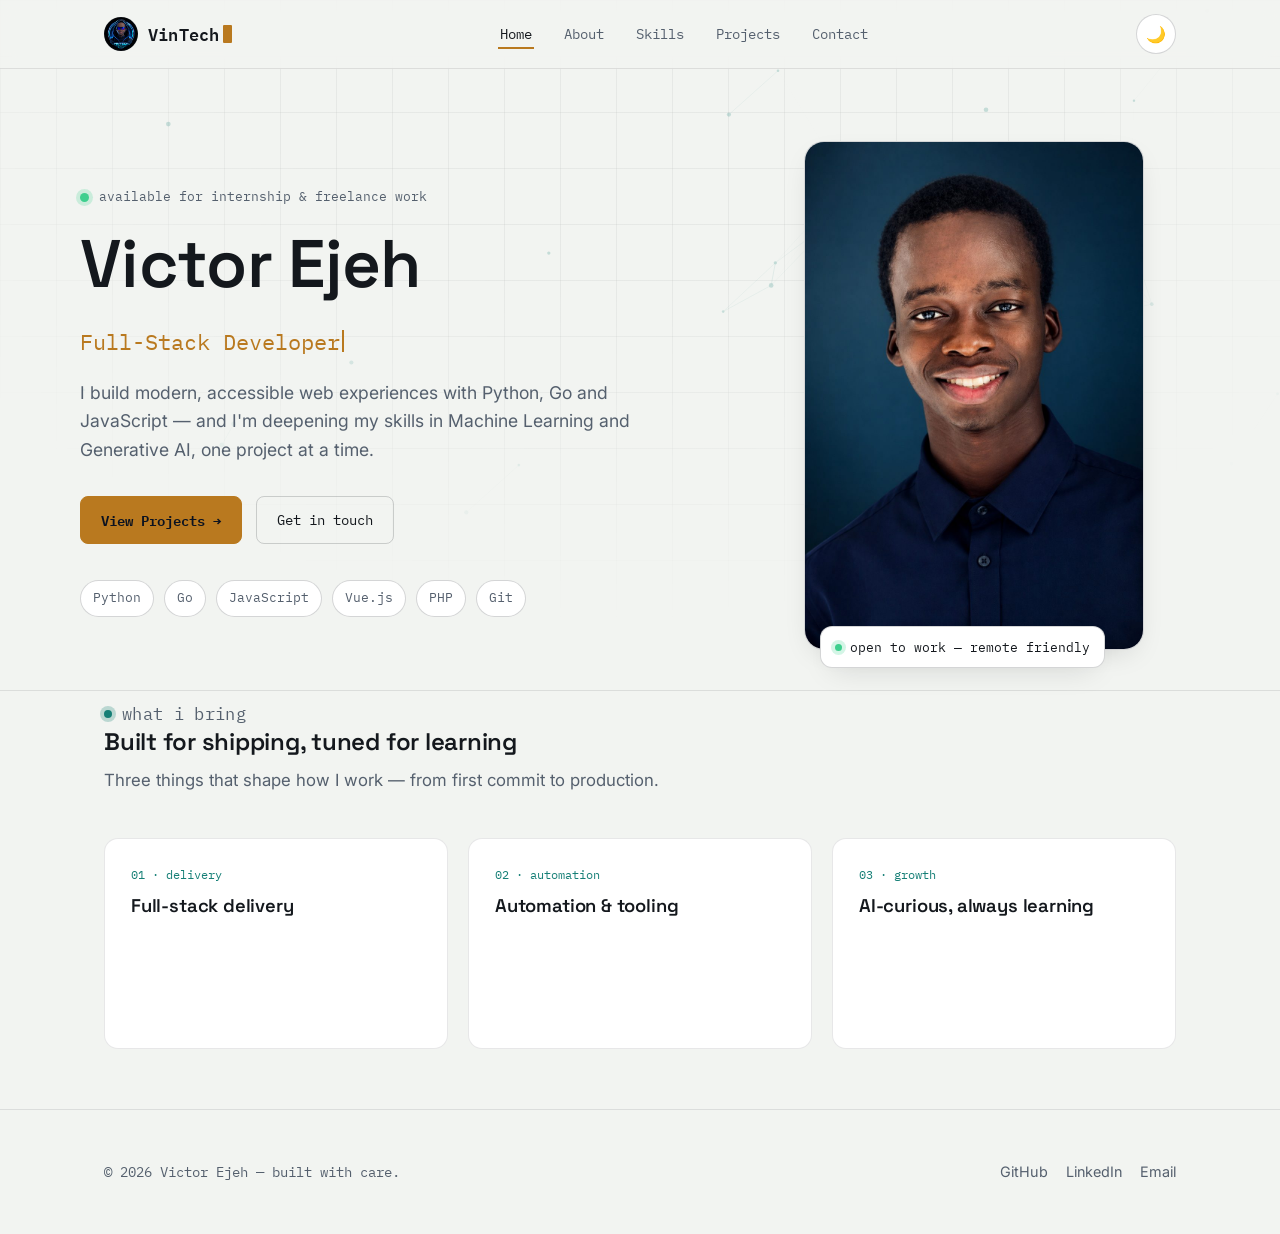
<file: index.html>
<!DOCTYPE html>
<html lang="en">
<head>
<meta charset="UTF-8" />
<meta name="viewport" content="width=device-width, initial-scale=1.0" />
<title>Victor Ejeh | Software Engineer</title>
<meta name="description" content="Victor Ejeh — Software engineer building with Python, Go and JavaScript, with a growing focus on AI. Portfolio of projects, skills and contact." />
<meta property="og:title" content="Victor Ejeh | Software Engineer" />
<meta property="og:description" content="Software engineer building with Python, Go and JavaScript, with a growing focus on AI." />
<meta property="og:type" content="website" />
<link rel="preconnect" href="https://fonts.googleapis.com" />
<link rel="icon" href="favicon.ico" sizes="any" />
<link rel="icon" type="image/png" href="images/favicon-32.png" sizes="32x32" />
<link rel="apple-touch-icon" href="images/apple-touch-icon.png" />
<link rel="stylesheet" href="styles.css" />
<script>
  (function(){ try {
    var t = localStorage.getItem('ve-theme');
    if(t){ document.documentElement.setAttribute('data-theme', t); }
  } catch(e){} })();
</script>
</head>
<body>
<a class="skip-link" href="#main">Skip to content</a>
<div class="bg-grid" aria-hidden="true"></div>
<canvas id="bg-canvas" aria-hidden="true"></canvas>

<header class="site-nav">
  <div class="container">
    <a class="logo" href="index.html"><img src="images/vintech-logo-mark.png" alt="" class="logo-mark" width="34" height="34" /><span class="logo-text">VinTech<span class="cursor" aria-hidden="true"></span></span></a>
    <button class="nav-toggle" data-nav-toggle aria-label="Toggle menu" aria-expanded="false">☰</button>
    <ul class="nav-links" data-nav-links>
      <li><a href="index.html">Home</a></li>
      <li><a href="about.html">About</a></li>
      <li><a href="skills.html">Skills</a></li>
      <li><a href="projects.html">Projects</a></li>
      <li><a href="contact.html">Contact</a></li>
    </ul>
    <div class="nav-right">
      <button class="theme-toggle" data-theme-toggle aria-label="Toggle theme">🌙</button>
    </div>
  </div>
</header>

<main id="main">
  <section class="hero container">
    <div class="reveal is-visible">
      <p class="hero-eyebrow"><span class="status-dot" aria-hidden="true"></span> available for internship &amp; freelance work</p>
      <h1>Victor Ejeh</h1>
      <p class="role-line mono" data-typewriter data-roles='["Full-Stack Developer","Python &amp; AI Enthusiast","Problem Solver","Continuous Learner"]'>Full-Stack Developer</p>
      <p class="lede">I build modern, accessible web experiences with Python, Go and JavaScript — and I'm deepening my skills in Machine Learning and Generative AI, one project at a time.</p>
      <div class="hero-ctas">
        <a class="btn btn-primary" href="projects.html">View Projects <span class="btn-arrow" aria-hidden="true">→</span></a>
        <a class="btn btn-ghost" href="contact.html">Get in touch</a>
      </div>
      <div class="stack-row" aria-label="Technologies">
        <span class="chip">Python</span>
        <span class="chip">Go</span>
        <span class="chip">JavaScript</span>
        <span class="chip">Vue.js</span>
        <span class="chip">PHP</span>
        <span class="chip">Git</span>
      </div>
    </div>

    <div class="hero-art reveal is-visible">
      <div class="frame">
        <img src="images/victor.jpg" alt="Portrait of Victor Ejeh" />
      </div>
      <div class="badge"><span class="status-dot" aria-hidden="true"></span> open to work — remote friendly</div>
    </div>
  </section>

  <hr class="divider" />

  <section class="container">
    <div class="section-head reveal">
      <p class="eyebrow">what i bring</p>
      <h2>Built for shipping, tuned for learning</h2>
      <p>Three things that shape how I work — from first commit to production.</p>
    </div>
    <div class="card-grid reveal-stagger">
      <div class="card reveal" style="--i:0">
        <span class="tag mono">01 · delivery</span>
        <h3>Full-stack delivery</h3>
        <p>From database schema to responsive UI — I ship complete features, not just components, using PHP, JavaScript and SQL.</p>
      </div>
      <div class="card reveal" style="--i:1">
        <span class="tag mono">02 · automation</span>
        <h3>Automation &amp; tooling</h3>
        <p>I like building small tools that remove repetitive work — from CLI programs in Go to a bulk-messaging automation app in Python.</p>
      </div>
      <div class="card reveal" style="--i:2">
        <span class="tag mono">03 · growth</span>
        <h3>AI-curious, always learning</h3>
        <p>Currently deepening my Python and Machine Learning fundamentals, with a focus on practical, Generative-AI-powered products.</p>
      </div>
    </div>
  </section>
</main>

<footer class="site-footer">
  <div class="container footer-row">
    <p class="footer-note">© 2026 Victor Ejeh — built with care.</p>
    <div class="footer-links">
      <a href="https://github.com/Vict1111-code" target="_blank" rel="noopener">GitHub</a>
      <a href="https://www.linkedin.com/in/victor-ejeh-155392334" target="_blank" rel="noopener">LinkedIn</a>
      <a href="mailto:v68410811@gmail.com">Email</a>
    </div>
  </div>
</footer>

<script src="script.js"></script>
<script src="motion.js"></script>
</body>
</html>
</file>
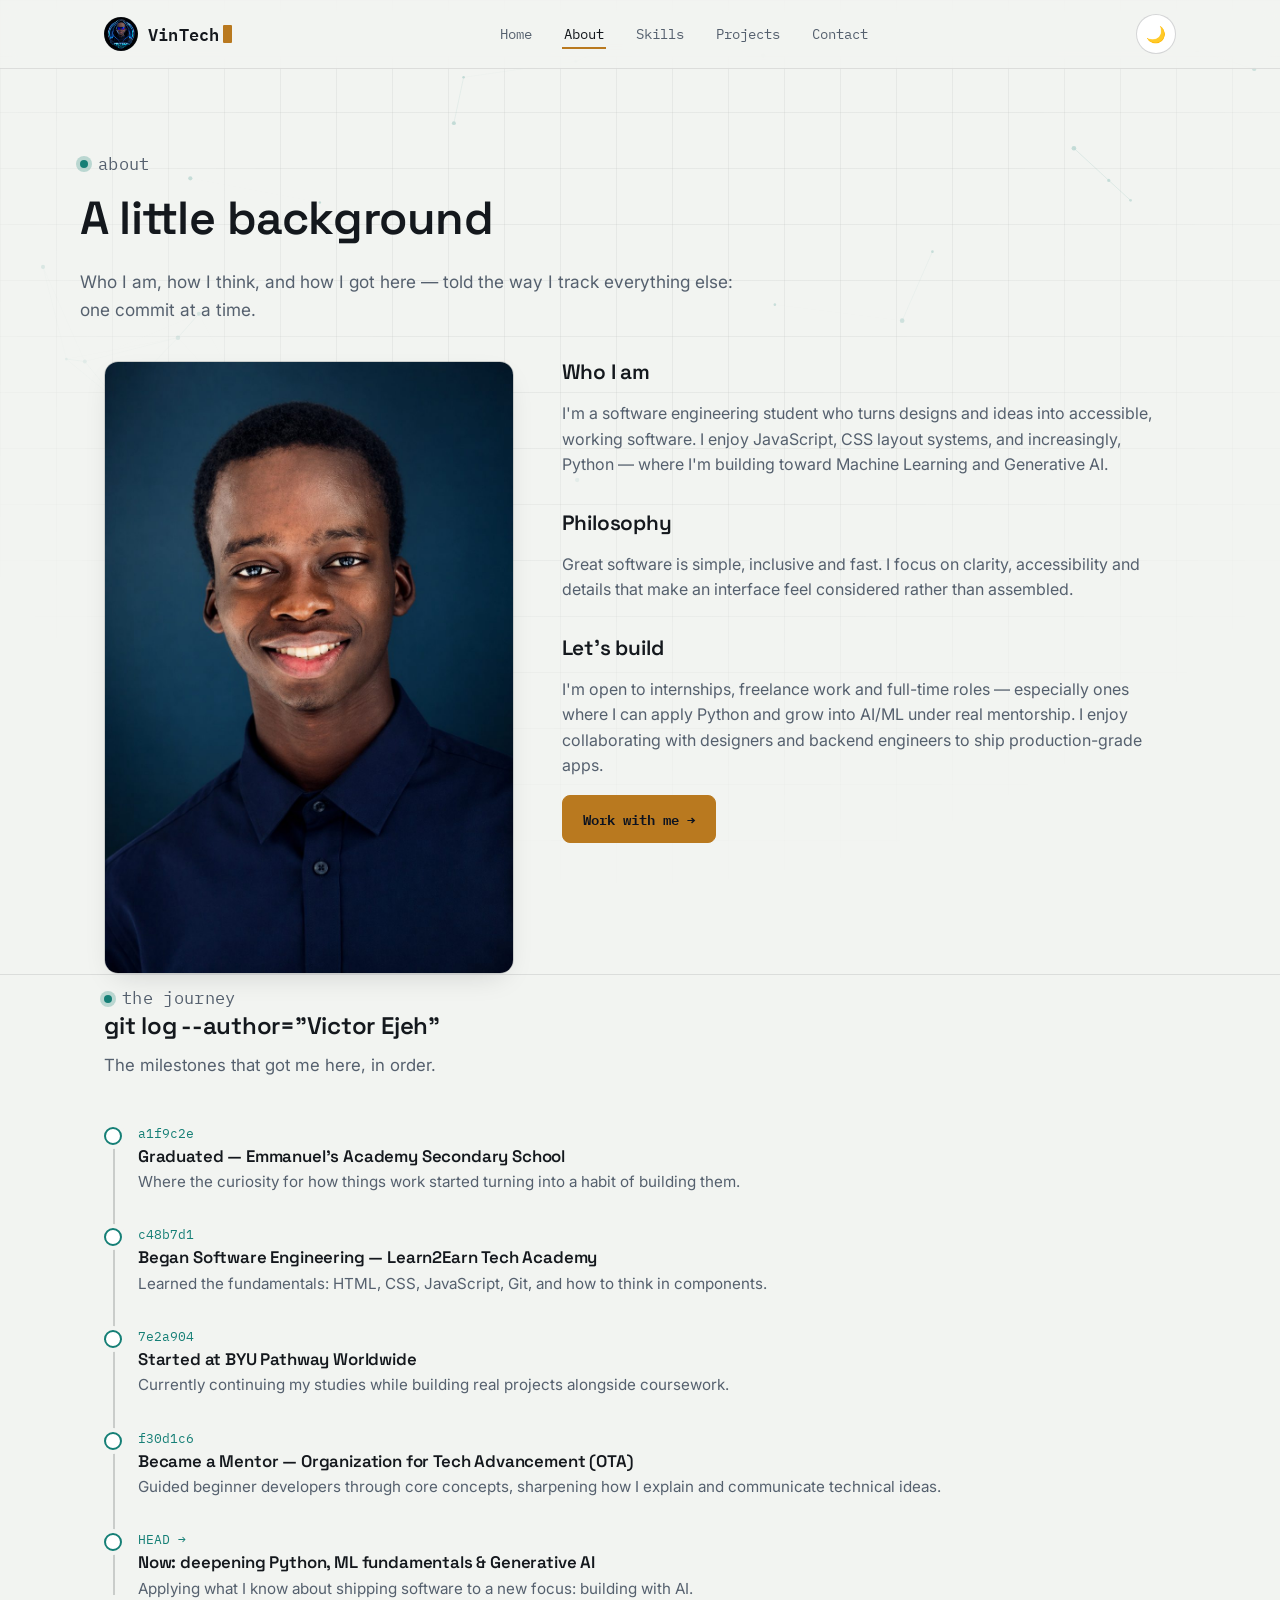
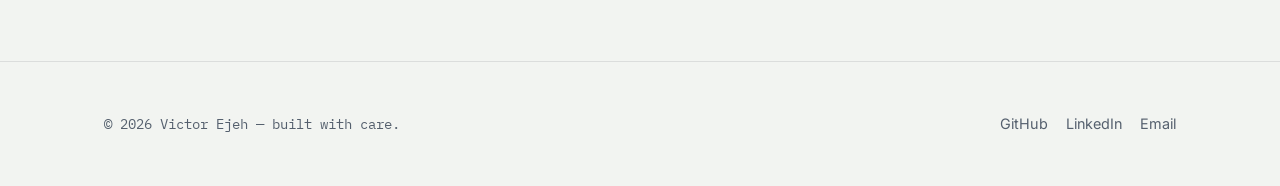
<file: about.html>
<!DOCTYPE html>
<html lang="en">
<head>
<meta charset="UTF-8" />
<meta name="viewport" content="width=device-width, initial-scale=1.0" />
<title>About — Victor Ejeh</title>
<meta name="description" content="A little background on Victor Ejeh — software engineer, mentor, and lifelong learner." />
<link rel="preconnect" href="https://fonts.googleapis.com" />
<link rel="icon" href="favicon.ico" sizes="any" />
<link rel="icon" type="image/png" href="images/favicon-32.png" sizes="32x32" />
<link rel="apple-touch-icon" href="images/apple-touch-icon.png" />
<link rel="stylesheet" href="styles.css" />
<script>
  (function(){ try {
    var t = localStorage.getItem('ve-theme');
    if(t){ document.documentElement.setAttribute('data-theme', t); }
  } catch(e){} })();
</script>
</head>
<body>
<a class="skip-link" href="#main">Skip to content</a>
<div class="bg-grid" aria-hidden="true"></div>
<canvas id="bg-canvas" aria-hidden="true"></canvas>

<header class="site-nav">
  <div class="container">
    <a class="logo" href="index.html"><img src="images/vintech-logo-mark.png" alt="" class="logo-mark" width="34" height="34" /><span class="logo-text">VinTech<span class="cursor" aria-hidden="true"></span></span></a>
    <button class="nav-toggle" data-nav-toggle aria-label="Toggle menu" aria-expanded="false">☰</button>
    <ul class="nav-links" data-nav-links>
      <li><a href="index.html">Home</a></li>
      <li><a href="about.html">About</a></li>
      <li><a href="skills.html">Skills</a></li>
      <li><a href="projects.html">Projects</a></li>
      <li><a href="contact.html">Contact</a></li>
    </ul>
    <div class="nav-right">
      <button class="theme-toggle" data-theme-toggle aria-label="Toggle theme">🌙</button>
    </div>
  </div>
</header>

<main id="main">
  <section class="page-head container reveal is-visible">
    <p class="eyebrow">about</p>
    <h1>A little background</h1>
    <p>Who I am, how I think, and how I got here — told the way I track everything else: one commit at a time.</p>
  </section>

  <section class="container">
    <div class="about-grid">
      <div class="reveal">
        <div class="about-portrait">
          <img src="images/victor.jpg" alt="Portrait of Victor Ejeh" />
        </div>
      </div>

      <div>
        <div class="about-block reveal">
          <h2>Who I am</h2>
          <p>I'm a software engineering student who turns designs and ideas into accessible, working software. I enjoy JavaScript, CSS layout systems, and increasingly, Python — where I'm building toward Machine Learning and Generative AI.</p>
        </div>
        <div class="about-block reveal">
          <h2>Philosophy</h2>
          <p>Great software is simple, inclusive and fast. I focus on clarity, accessibility and details that make an interface feel considered rather than assembled.</p>
        </div>
        <div class="about-block reveal">
          <h2>Let's build</h2>
          <p>I'm open to internships, freelance work and full-time roles — especially ones where I can apply Python and grow into AI/ML under real mentorship. I enjoy collaborating with designers and backend engineers to ship production-grade apps.</p>
          <a class="btn btn-primary" href="contact.html">Work with me <span class="btn-arrow" aria-hidden="true">→</span></a>
        </div>
      </div>
    </div>
  </section>

  <hr class="divider" />

  <section class="container">
    <div class="section-head reveal">
      <p class="eyebrow">the journey</p>
      <h2>git log --author="Victor Ejeh"</h2>
      <p>The milestones that got me here, in order.</p>
    </div>

    <div class="timeline reveal" data-timeline>
      <div class="commit" style="--i:0">
        <span class="commit-hash mono">a1f9c2e</span>
        <h3>Graduated — Emmanuel's Academy Secondary School</h3>
        <p>Where the curiosity for how things work started turning into a habit of building them.</p>
      </div>
      <div class="commit" style="--i:1">
        <span class="commit-hash mono">c48b7d1</span>
        <h3>Began Software Engineering — Learn2Earn Tech Academy</h3>
        <p>Learned the fundamentals: HTML, CSS, JavaScript, Git, and how to think in components.</p>
      </div>
      <div class="commit" style="--i:2">
        <span class="commit-hash mono">7e2a904</span>
        <h3>Started at BYU Pathway Worldwide</h3>
        <p>Currently continuing my studies while building real projects alongside coursework.</p>
      </div>
      <div class="commit" style="--i:3">
        <span class="commit-hash mono">f30d1c6</span>
        <h3>Became a Mentor — Organization for Tech Advancement (OTA)</h3>
        <p>Guided beginner developers through core concepts, sharpening how I explain and communicate technical ideas.</p>
      </div>
      <div class="commit" style="--i:4">
        <span class="commit-hash mono">HEAD →</span>
        <h3>Now: deepening Python, ML fundamentals &amp; Generative AI</h3>
        <p>Applying what I know about shipping software to a new focus: building with AI.</p>
      </div>
    </div>
  </section>
</main>

<footer class="site-footer">
  <div class="container footer-row">
    <p class="footer-note">© 2026 Victor Ejeh — built with care.</p>
    <div class="footer-links">
      <a href="https://github.com/Vict1111-code" target="_blank" rel="noopener">GitHub</a>
      <a href="https://www.linkedin.com/in/victor-ejeh-155392334" target="_blank" rel="noopener">LinkedIn</a>
      <a href="mailto:v68410811@gmail.com">Email</a>
    </div>
  </div>
</footer>

<script src="script.js"></script>
<script src="motion.js"></script>
</body>
</html>
</file>
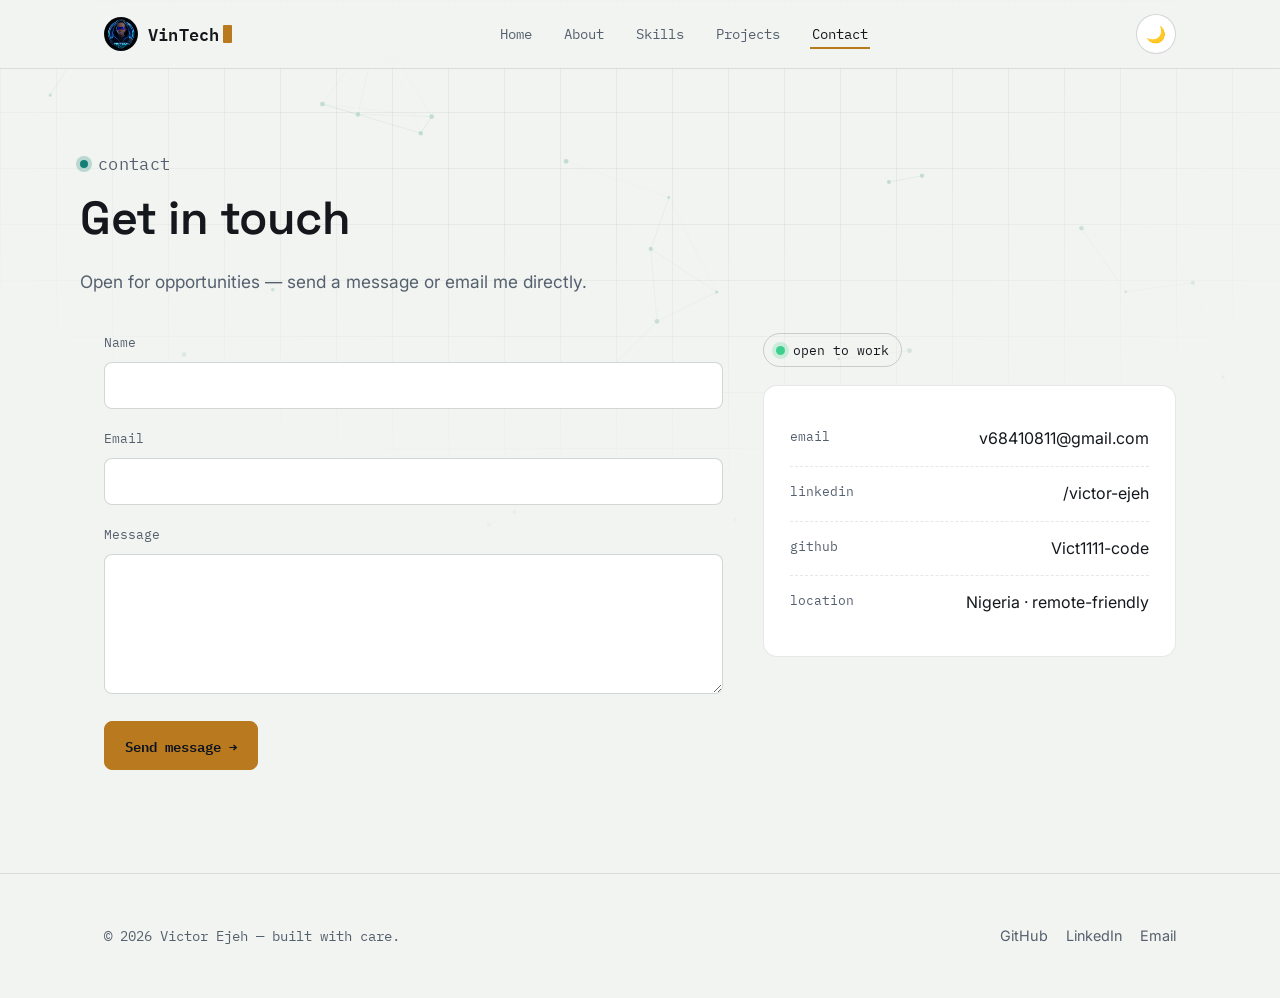
<file: contact.html>
<!DOCTYPE html>
<html lang="en">
<head>
<meta charset="UTF-8" />
<meta name="viewport" content="width=device-width, initial-scale=1.0" />
<title>Contact — Victor Ejeh</title>
<meta name="description" content="Get in touch with Victor Ejeh — open for internships, freelance work and full-time roles." />
<link rel="preconnect" href="https://fonts.googleapis.com" />
<link rel="icon" href="favicon.ico" sizes="any" />
<link rel="icon" type="image/png" href="images/favicon-32.png" sizes="32x32" />
<link rel="apple-touch-icon" href="images/apple-touch-icon.png" />
<link rel="stylesheet" href="styles.css" />
<script>
  (function(){ try {
    var t = localStorage.getItem('ve-theme');
    if(t){ document.documentElement.setAttribute('data-theme', t); }
  } catch(e){} })();
</script>
</head>
<body>
<a class="skip-link" href="#main">Skip to content</a>
<div class="bg-grid" aria-hidden="true"></div>
<canvas id="bg-canvas" aria-hidden="true"></canvas>

<header class="site-nav">
  <div class="container">
    <a class="logo" href="index.html"><img src="images/vintech-logo-mark.png" alt="" class="logo-mark" width="34" height="34" /><span class="logo-text">VinTech<span class="cursor" aria-hidden="true"></span></span></a>
    <button class="nav-toggle" data-nav-toggle aria-label="Toggle menu" aria-expanded="false">☰</button>
    <ul class="nav-links" data-nav-links>
      <li><a href="index.html">Home</a></li>
      <li><a href="about.html">About</a></li>
      <li><a href="skills.html">Skills</a></li>
      <li><a href="projects.html">Projects</a></li>
      <li><a href="contact.html">Contact</a></li>
    </ul>
    <div class="nav-right">
      <button class="theme-toggle" data-theme-toggle aria-label="Toggle theme">🌙</button>
    </div>
  </div>
</header>

<main id="main">
  <section class="page-head container reveal is-visible">
    <p class="eyebrow">contact</p>
    <h1>Get in touch</h1>
    <p>Open for opportunities — send a message or email me directly.</p>
  </section>

  <section class="container">
    <div class="contact-grid">
      <form class="reveal" data-contact-form novalidate>
        <div class="field">
          <label for="name">Name</label>
          <input id="name" name="name" type="text" autocomplete="name" required />
        </div>
        <div class="field">
          <label for="email">Email</label>
          <input id="email" name="email" type="email" autocomplete="email" required />
        </div>
        <div class="field">
          <label for="message">Message</label>
          <textarea id="message" name="message" required></textarea>
        </div>
        <button class="btn btn-primary" type="submit">Send message <span class="btn-arrow" aria-hidden="true">→</span></button>
        <p class="form-status" data-form-status role="status"></p>
      </form>

      <aside class="reveal">
        <span class="availability"><span class="status-dot" aria-hidden="true"></span> open to work</span>
        <div class="contact-card">
          <div class="contact-row">
            <span class="k mono">email</span>
            <span class="v"><a href="mailto:v68410811@gmail.com">v68410811@gmail.com</a></span>
          </div>
          <div class="contact-row">
            <span class="k mono">linkedin</span>
            <span class="v"><a href="https://www.linkedin.com/in/victor-ejeh-155392334" target="_blank" rel="noopener">/victor-ejeh</a></span>
          </div>
          <div class="contact-row">
            <span class="k mono">github</span>
            <span class="v"><a href="https://github.com/Vict1111-code" target="_blank" rel="noopener">Vict1111-code</a></span>
          </div>
          <div class="contact-row">
            <span class="k mono">location</span>
            <span class="v">Nigeria · remote-friendly</span>
          </div>
        </div>
      </aside>
    </div>
  </section>
</main>

<footer class="site-footer">
  <div class="container footer-row">
    <p class="footer-note">© 2026 Victor Ejeh — built with care.</p>
    <div class="footer-links">
      <a href="https://github.com/Vict1111-code" target="_blank" rel="noopener">GitHub</a>
      <a href="https://www.linkedin.com/in/victor-ejeh-155392334" target="_blank" rel="noopener">LinkedIn</a>
      <a href="mailto:v68410811@gmail.com">Email</a>
    </div>
  </div>
</footer>

<script src="script.js"></script>
<script src="motion.js"></script>
</body>
</html>
</file>
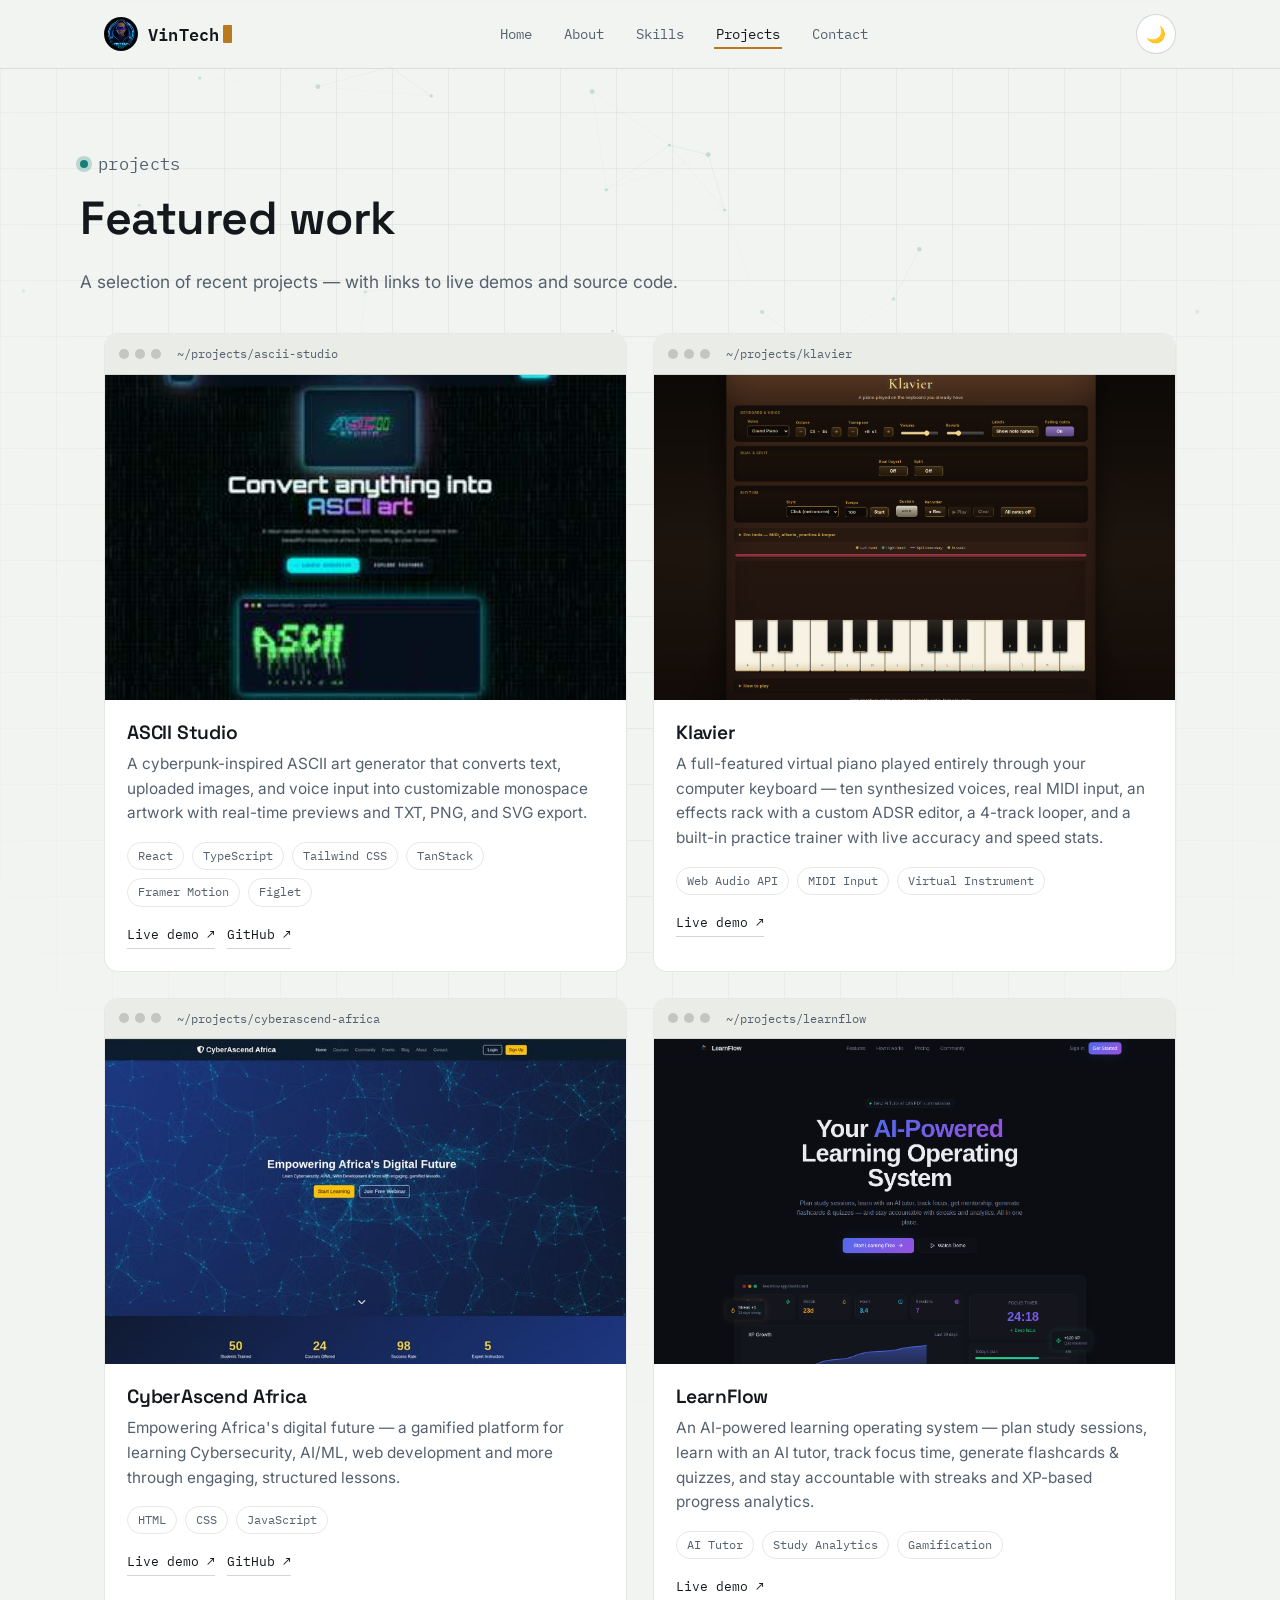
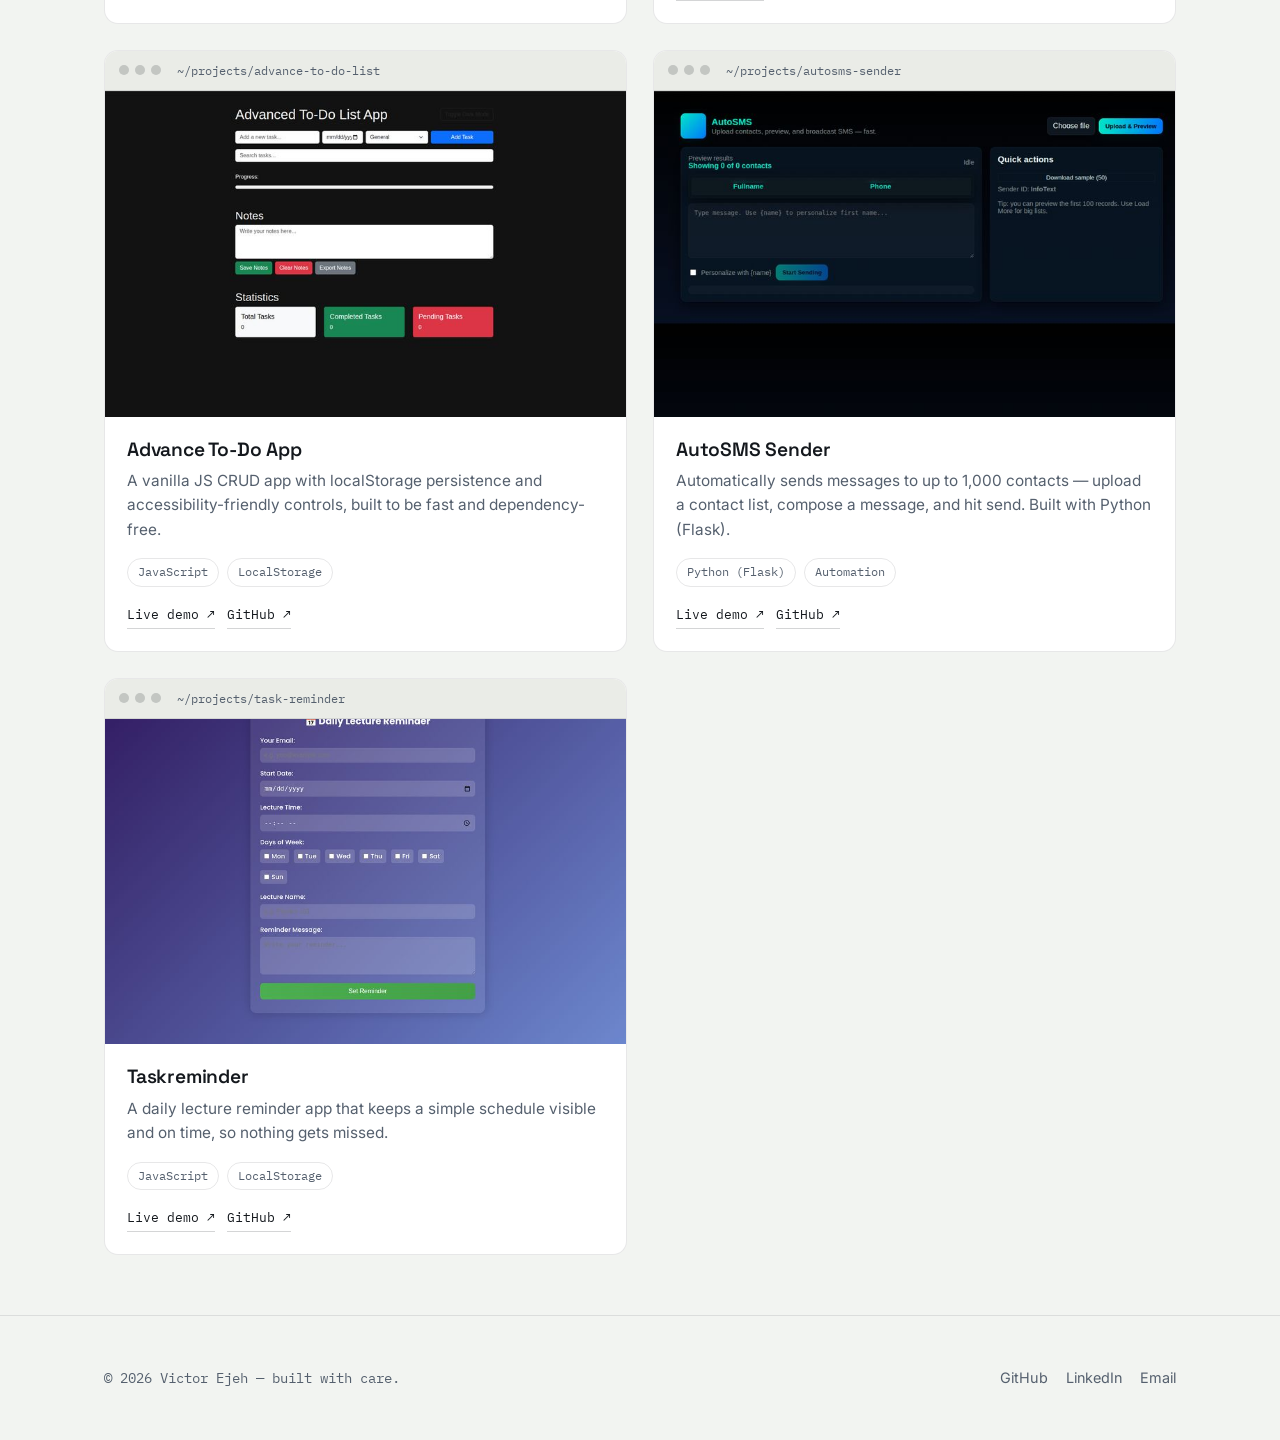
<file: projects.html>
<!DOCTYPE html>
<html lang="en">
<head>
<meta charset="UTF-8" />
<meta name="viewport" content="width=device-width, initial-scale=1.0" />
<title>Projects — Victor Ejeh</title>
<meta name="description" content="A selection of recent work by Victor Ejeh, with links to live demos and source code." />
<link rel="preconnect" href="https://fonts.googleapis.com" />
<link rel="icon" href="favicon.ico" sizes="any" />
<link rel="icon" type="image/png" href="images/favicon-32.png" sizes="32x32" />
<link rel="apple-touch-icon" href="images/apple-touch-icon.png" />
<link rel="stylesheet" href="styles.css" />
<script>
  (function(){ try {
    var t = localStorage.getItem('ve-theme');
    if(t){ document.documentElement.setAttribute('data-theme', t); }
  } catch(e){} })();
</script>
</head>
<body>
<a class="skip-link" href="#main">Skip to content</a>
<div class="bg-grid" aria-hidden="true"></div>
<canvas id="bg-canvas" aria-hidden="true"></canvas>

<header class="site-nav">
  <div class="container">
    <a class="logo" href="index.html"><img src="images/vintech-logo-mark.png" alt="" class="logo-mark" width="34" height="34" /><span class="logo-text">VinTech<span class="cursor" aria-hidden="true"></span></span></a>
    <button class="nav-toggle" data-nav-toggle aria-label="Toggle menu" aria-expanded="false">☰</button>
    <ul class="nav-links" data-nav-links>
      <li><a href="index.html">Home</a></li>
      <li><a href="about.html">About</a></li>
      <li><a href="skills.html">Skills</a></li>
      <li><a href="projects.html">Projects</a></li>
      <li><a href="contact.html">Contact</a></li>
    </ul>
    <div class="nav-right">
      <button class="theme-toggle" data-theme-toggle aria-label="Toggle theme">🌙</button>
    </div>
  </div>
</header>

<main id="main">
  <section class="page-head container reveal is-visible">
    <p class="eyebrow">projects</p>
    <h1>Featured work</h1>
    <p>A selection of recent projects — with links to live demos and source code.</p>
  </section>

  <section class="container">
    <div class="project-grid">

      <article class="project-card reveal" data-project-url="https://ascii-forge-studio.lovable.app/" tabindex="0" role="link" aria-label="Open ascii studio live demo">
        <div class="window-bar">
          <span class="window-dots"><span></span><span></span><span></span></span>
          <span class="window-path">~/projects/ascii-studio</span>
        </div>
        <div class="project-media">
          <img src="images/ascii-studio.jpg" alt="ASCII Studio interactive ASCII art generator screenshot" loading="lazy" />
        </div>
        <div class="project-body">
          <h3>ASCII Studio</h3>
          <p>A cyberpunk-inspired ASCII art generator that converts text, uploaded images, and voice input into customizable monospace artwork with real-time previews and TXT, PNG, and SVG export.</p>
          <div class="project-tags">
            <span class="project-tag">React</span>
            <span class="project-tag">TypeScript</span>
            <span class="project-tag">Tailwind CSS</span>
            <span class="project-tag">TanStack</span>
            <span class="project-tag">Framer Motion</span>
            <span class="project-tag">Figlet</span>
          </div>
          <div class="project-links">
            <a href="https://ascii-forge-studio.lovable.app/" target="_blank" rel="noopener">Live demo ↗</a>
            <a href="https://github.com/Vict1111-code/ascii-forge-studio" target="_blank" rel="noopener">GitHub ↗</a>
          </div>
        </div>
      </article>

      <article class="project-card reveal" data-project-url="https://klavier-eight.vercel.app/" tabindex="0" role="link" aria-label="Open klavier live demo">
        <div class="window-bar">
          <span class="window-dots"><span></span><span></span><span></span></span>
          <span class="window-path">~/projects/klavier</span>
        </div>
        <div class="project-media">
          <img src="images/klavier.png" alt="Klavier keyboard screenshot" loading="lazy" />
        </div>
        <div class="project-body">
          <h3>Klavier</h3>
          <p>A full-featured virtual piano played entirely through your computer keyboard — ten synthesized voices, real MIDI input, an effects rack with a custom ADSR editor, a 4-track looper, and a built-in practice trainer with live accuracy and speed stats.</p>
          <div class="project-tags">
            <span class="project-tag">Web Audio API</span>
            <span class="project-tag">MIDI Input</span>
            <span class="project-tag">Virtual Instrument</span>
          </div>
          <div class="project-links">
            <a href="https://klavier-eight.vercel.app/" target="_blank" rel="noopener">Live demo ↗</a>
          </div>
        </div>
      </article>

      <article class="project-card reveal" data-project-url="https://cyberascend-africa.vercel.app/" tabindex="0" role="link" aria-label="Open cyberascend africa live demo">
        <div class="window-bar">
          <span class="window-dots"><span></span><span></span><span></span></span>
          <span class="window-path">~/projects/cyberascend-africa</span>
        </div>
        <div class="project-media">
          <img src="images/Cyberascend.jpg" alt="CyberAscend Africa screenshot" loading="lazy" />
        </div>
        <div class="project-body">
          <h3>CyberAscend Africa</h3>
          <p>Empowering Africa's digital future — a gamified platform for learning Cybersecurity, AI/ML, web development and more through engaging, structured lessons.</p>
          <div class="project-tags">
            <span class="project-tag">HTML</span>
            <span class="project-tag">CSS</span>
            <span class="project-tag">JavaScript</span>
          </div>
          <div class="project-links">
            <a href="https://cyberascend-africa.vercel.app/" target="_blank" rel="noopener">Live demo ↗</a>
            <a href="https://github.com/Vict1111-code/cyberascend-Africa" target="_blank" rel="noopener">GitHub ↗</a>
          </div>
        </div>
      </article>

      <article class="project-card reveal" data-project-url="https://getlearnflow.lovable.app/" tabindex="0" role="link" aria-label="Open learnflow live demo">
        <div class="window-bar">
          <span class="window-dots"><span></span><span></span><span></span></span>
          <span class="window-path">~/projects/learnflow</span>
        </div>
        <div class="project-media">
          <img src="images/lf.png" alt="LearnFlow dashboard screenshot" loading="lazy" />
        </div>
        <div class="project-body">
          <h3>LearnFlow</h3>
          <p>An AI-powered learning operating system — plan study sessions, learn with an AI tutor, track focus time, generate flashcards &amp; quizzes, and stay accountable with streaks and XP-based progress analytics.</p>
          <div class="project-tags">
            <span class="project-tag">AI Tutor</span>
            <span class="project-tag">Study Analytics</span>
            <span class="project-tag">Gamification</span>
          </div>
          <div class="project-links">
            <a href="https://getlearnflow.lovable.app/" target="_blank" rel="noopener">Live demo ↗</a>
          </div>
        </div>
      </article>

      <article class="project-card reveal" data-project-url="https://advance-to-do-list-zeta.vercel.app/" tabindex="0" role="link" aria-label="Open advance to do list live demo">
        <div class="window-bar">
          <span class="window-dots"><span></span><span></span><span></span></span>
          <span class="window-path">~/projects/advance-to-do-list</span>
        </div>
        <div class="project-media">
          <img src="images/AdvanceToDo.jpg" alt="Advance To-Do App screenshot" loading="lazy" />
        </div>
        <div class="project-body">
          <h3>Advance To-Do App</h3>
          <p>A vanilla JS CRUD app with localStorage persistence and accessibility-friendly controls, built to be fast and dependency-free.</p>
          <div class="project-tags">
            <span class="project-tag">JavaScript</span>
            <span class="project-tag">LocalStorage</span>
          </div>
          <div class="project-links">
            <a href="https://advance-to-do-list-zeta.vercel.app/" target="_blank" rel="noopener">Live demo ↗</a>
            <a href="https://github.com/Vict1111-code/Advance-to_do-list" target="_blank" rel="noopener">GitHub ↗</a>
          </div>
        </div>
      </article>

      <article class="project-card reveal" data-project-url="https://auto-sms-eight.vercel.app/" tabindex="0" role="link" aria-label="Open autosms sender live demo">
        <div class="window-bar">
          <span class="window-dots"><span></span><span></span><span></span></span>
          <span class="window-path">~/projects/autosms-sender</span>
        </div>
        <div class="project-media">
          <img src="images/autoSMS.jpg" alt="AutoSMS Sender screenshot" loading="lazy" />
        </div>
        <div class="project-body">
          <h3>AutoSMS Sender</h3>
          <p>Automatically sends messages to up to 1,000 contacts — upload a contact list, compose a message, and hit send. Built with Python (Flask).</p>
          <div class="project-tags">
            <span class="project-tag">Python (Flask)</span>
            <span class="project-tag">Automation</span>
          </div>
          <div class="project-links">
            <a href="https://auto-sms-eight.vercel.app/" target="_blank" rel="noopener">Live demo ↗</a>
            <a href="https://github.com/Vict1111-code/AutoSMS" target="_blank" rel="noopener">GitHub ↗</a>
          </div>
        </div>
      </article>

      <article class="project-card reveal" data-project-url="https://taskreminderi.vercel.app/" tabindex="0" role="link" aria-label="Open task reminder live demo">
        <div class="window-bar">
          <span class="window-dots"><span></span><span></span><span></span></span>
          <span class="window-path">~/projects/task-reminder</span>
        </div>
        <div class="project-media">
          <img src="images/tk.jpg" alt="Taskreminder screenshot" loading="lazy" />
        </div>
        <div class="project-body">
          <h3>Taskreminder</h3>
          <p>A daily lecture reminder app that keeps a simple schedule visible and on time, so nothing gets missed.</p>
          <div class="project-tags">
            <span class="project-tag">JavaScript</span>
            <span class="project-tag">LocalStorage</span>
          </div>
          <div class="project-links">
            <a href="https://taskreminderi.vercel.app/" target="_blank" rel="noopener">Live demo ↗</a>
            <a href="https://github.com/Vict1111-code/Task-reminder" target="_blank" rel="noopener">GitHub ↗</a>
          </div>
        </div>
      </article>

    </div>
  </section>
</main>

<footer class="site-footer">
  <div class="container footer-row">
    <p class="footer-note">© 2026 Victor Ejeh — built with care.</p>
    <div class="footer-links">
      <a href="https://github.com/Vict1111-code" target="_blank" rel="noopener">GitHub</a>
      <a href="https://www.linkedin.com/in/victor-ejeh-155392334" target="_blank" rel="noopener">LinkedIn</a>
      <a href="mailto:v68410811@gmail.com">Email</a>
    </div>
  </div>
</footer>


<script>
  document.querySelectorAll('[data-project-url]').forEach(function(card) {
    function openDemo() {
      window.open(card.dataset.projectUrl, '_blank', 'noopener,noreferrer');
    }
    card.addEventListener('click', function(event) {
      if (event.target.closest('a, button')) return;
      openDemo();
    });
    card.addEventListener('keydown', function(event) {
      if (event.key === 'Enter' || event.key === ' ') {
        if (event.target.closest('a, button')) return;
        event.preventDefault();
        openDemo();
      }
    });
  });
</script>
<script src="script.js"></script>
<script src="motion.js"></script>
</body>
</html>
</file>
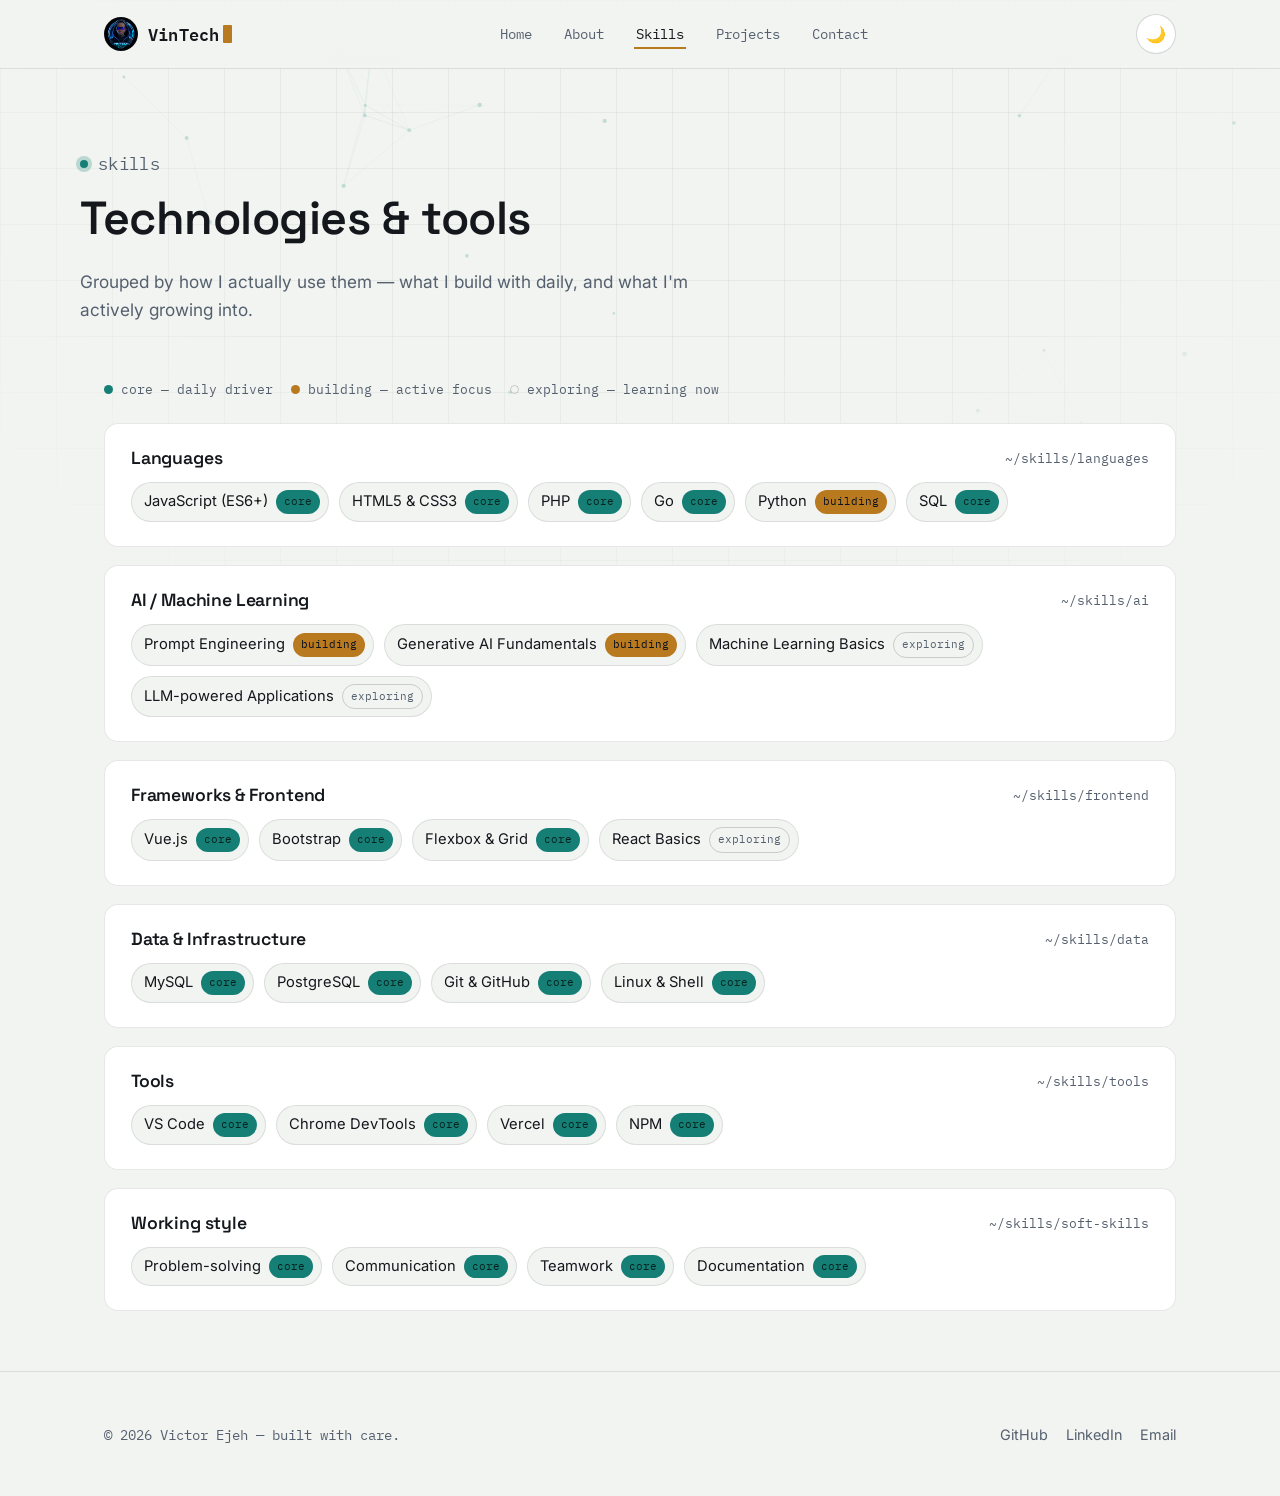
<file: skills.html>
<!DOCTYPE html>
<html lang="en">
<head>
<meta charset="UTF-8" />
<meta name="viewport" content="width=device-width, initial-scale=1.0" />
<title>Skills — Victor Ejeh</title>
<meta name="description" content="Technologies and tools Victor Ejeh regularly uses, from core web fundamentals to a growing focus on AI." />
<link rel="preconnect" href="https://fonts.googleapis.com" />
<link rel="icon" href="favicon.ico" sizes="any" />
<link rel="icon" type="image/png" href="images/favicon-32.png" sizes="32x32" />
<link rel="apple-touch-icon" href="images/apple-touch-icon.png" />
<link rel="stylesheet" href="styles.css" />
<script>
  (function(){ try {
    var t = localStorage.getItem('ve-theme');
    if(t){ document.documentElement.setAttribute('data-theme', t); }
  } catch(e){} })();
</script>
</head>
<body>
<a class="skip-link" href="#main">Skip to content</a>
<div class="bg-grid" aria-hidden="true"></div>
<canvas id="bg-canvas" aria-hidden="true"></canvas>

<header class="site-nav">
  <div class="container">
    <a class="logo" href="index.html"><img src="images/vintech-logo-mark.png" alt="" class="logo-mark" width="34" height="34" /><span class="logo-text">VinTech<span class="cursor" aria-hidden="true"></span></span></a>
    <button class="nav-toggle" data-nav-toggle aria-label="Toggle menu" aria-expanded="false">☰</button>
    <ul class="nav-links" data-nav-links>
      <li><a href="index.html">Home</a></li>
      <li><a href="about.html">About</a></li>
      <li><a href="skills.html">Skills</a></li>
      <li><a href="projects.html">Projects</a></li>
      <li><a href="contact.html">Contact</a></li>
    </ul>
    <div class="nav-right">
      <button class="theme-toggle" data-theme-toggle aria-label="Toggle theme">🌙</button>
    </div>
  </div>
</header>

<main id="main">
  <section class="page-head container reveal is-visible">
    <p class="eyebrow">skills</p>
    <h1>Technologies &amp; tools</h1>
    <p>Grouped by how I actually use them — what I build with daily, and what I'm actively growing into.</p>
  </section>

  <section class="container">
    <div class="legend reveal">
      <span><span class="dot" style="background:var(--accent-2)"></span> core — daily driver</span>
      <span><span class="dot" style="background:var(--accent)"></span> building — active focus</span>
      <span><span class="dot" style="border:1px solid var(--border-strong)"></span> exploring — learning now</span>
    </div>

    <div class="skill-groups" style="margin-top:24px;">
      <div class="skill-group reveal">
        <div class="skill-group-head">
          <h3>Languages</h3>
          <span class="path mono">~/skills/languages</span>
        </div>
        <div class="skill-items">
          <span class="skill-item">JavaScript (ES6+) <span class="level level-core">core</span></span>
          <span class="skill-item">HTML5 &amp; CSS3 <span class="level level-core">core</span></span>
          <span class="skill-item">PHP <span class="level level-core">core</span></span>
          <span class="skill-item">Go <span class="level level-core">core</span></span>
          <span class="skill-item">Python <span class="level level-building">building</span></span>
          <span class="skill-item">SQL <span class="level level-core">core</span></span>
        </div>
      </div>

      <div class="skill-group reveal">
        <div class="skill-group-head">
          <h3>AI / Machine Learning</h3>
          <span class="path mono">~/skills/ai</span>
        </div>
        <div class="skill-items">
          <span class="skill-item">Prompt Engineering <span class="level level-building">building</span></span>
          <span class="skill-item">Generative AI Fundamentals <span class="level level-building">building</span></span>
          <span class="skill-item">Machine Learning Basics <span class="level level-exploring">exploring</span></span>
          <span class="skill-item">LLM-powered Applications <span class="level level-exploring">exploring</span></span>
        </div>
      </div>

      <div class="skill-group reveal">
        <div class="skill-group-head">
          <h3>Frameworks &amp; Frontend</h3>
          <span class="path mono">~/skills/frontend</span>
        </div>
        <div class="skill-items">
          <span class="skill-item">Vue.js <span class="level level-core">core</span></span>
          <span class="skill-item">Bootstrap <span class="level level-core">core</span></span>
          <span class="skill-item">Flexbox &amp; Grid <span class="level level-core">core</span></span>
          <span class="skill-item">React Basics <span class="level level-exploring">exploring</span></span>
        </div>
      </div>

      <div class="skill-group reveal">
        <div class="skill-group-head">
          <h3>Data &amp; Infrastructure</h3>
          <span class="path mono">~/skills/data</span>
        </div>
        <div class="skill-items">
          <span class="skill-item">MySQL <span class="level level-core">core</span></span>
          <span class="skill-item">PostgreSQL <span class="level level-core">core</span></span>
          <span class="skill-item">Git &amp; GitHub <span class="level level-core">core</span></span>
          <span class="skill-item">Linux &amp; Shell <span class="level level-core">core</span></span>
        </div>
      </div>

      <div class="skill-group reveal">
        <div class="skill-group-head">
          <h3>Tools</h3>
          <span class="path mono">~/skills/tools</span>
        </div>
        <div class="skill-items">
          <span class="skill-item">VS Code <span class="level level-core">core</span></span>
          <span class="skill-item">Chrome DevTools <span class="level level-core">core</span></span>
          <span class="skill-item">Vercel <span class="level level-core">core</span></span>
          <span class="skill-item">NPM <span class="level level-core">core</span></span>
        </div>
      </div>

      <div class="skill-group reveal">
        <div class="skill-group-head">
          <h3>Working style</h3>
          <span class="path mono">~/skills/soft-skills</span>
        </div>
        <div class="skill-items">
          <span class="skill-item">Problem-solving <span class="level level-core">core</span></span>
          <span class="skill-item">Communication <span class="level level-core">core</span></span>
          <span class="skill-item">Teamwork <span class="level level-core">core</span></span>
          <span class="skill-item">Documentation <span class="level level-core">core</span></span>
        </div>
      </div>
    </div>
  </section>
</main>

<footer class="site-footer">
  <div class="container footer-row">
    <p class="footer-note">© 2026 Victor Ejeh — built with care.</p>
    <div class="footer-links">
      <a href="https://github.com/Vict1111-code" target="_blank" rel="noopener">GitHub</a>
      <a href="https://www.linkedin.com/in/victor-ejeh-155392334" target="_blank" rel="noopener">LinkedIn</a>
      <a href="mailto:v68410811@gmail.com">Email</a>
    </div>
  </div>
</footer>

<script src="script.js"></script>
<script src="motion.js"></script>
</body>
</html>
</file>
<file: styles.css>
/* ==========================================================================
   Victor Ejeh — Portfolio
   Design system: "build log" — a developer's journey told like commit history.
   Fonts: Space Grotesk (display) · IBM Plex Mono (labels/data) · Inter (body)
   ========================================================================== */

@import url('https://fonts.googleapis.com/css2?family=Space+Grotesk:wght@400;500;600;700&family=IBM+Plex+Mono:wght@400;500;600&family=Inter:wght@400;500;600;700&display=swap');

:root{
  --bg:#f2f4f1;
  --surface:#ffffff;
  --surface-2:#eaece7;
  --text:#14181d;
  --muted:#55606e;
  --accent:#b9791f;
  --accent-2:#157f76;
  --border:rgba(20,24,29,0.10);
  --border-strong:rgba(20,24,29,0.18);
  --shadow:0 10px 30px -12px rgba(20,24,29,0.18);
  --radius:14px;
  --radius-sm:8px;
  --maxw:1120px;
  color-scheme: light;
}

html[data-theme="dark"]{
  --bg:#0b1220;
  --surface:#121b2e;
  --surface-2:#0e1626;
  --text:#e7ecf3;
  --muted:#93a0b4;
  --accent:#f0a93b;
  --accent-2:#35c9b8;
  --border:rgba(255,255,255,0.09);
  --border-strong:rgba(255,255,255,0.16);
  --shadow:0 10px 30px -12px rgba(0,0,0,0.55);
  color-scheme: dark;
}

*,*::before,*::after{ box-sizing:border-box; }
html{ scroll-behavior:smooth; }
@media (prefers-reduced-motion: reduce){
  html{ scroll-behavior:auto; }
  *,*::before,*::after{ animation-duration:0.001ms !important; animation-iteration-count:1 !important; transition-duration:0.001ms !important; scroll-behavior:auto !important; }
}

body{
  margin:0;
  background:var(--bg);
  color:var(--text);
  font-family:'Inter',system-ui,sans-serif;
  font-size:16px;
  line-height:1.6;
  transition:background .35s ease, color .35s ease;
  -webkit-font-smoothing:antialiased;
}

.bg-grid{
  position:fixed; inset:0; z-index:-2; pointer-events:none;
  background-image:
    linear-gradient(var(--border) 1px, transparent 1px),
    linear-gradient(90deg, var(--border) 1px, transparent 1px);
  background-size:56px 56px;
  mask-image:radial-gradient(ellipse 80% 60% at 50% 0%, black 40%, transparent 85%);
  opacity:.5;
}

/* ---------- animated particle-network background ---------- */
#bg-canvas{
  position:fixed; inset:0; z-index:-1; pointer-events:none;
  width:100%; height:100%;
  opacity:.55;
  mask-image:radial-gradient(ellipse 90% 70% at 50% 0%, black 45%, transparent 92%);
  -webkit-mask-image:radial-gradient(ellipse 90% 70% at 50% 0%, black 45%, transparent 92%);
}
html[data-theme="light"] #bg-canvas{ opacity:.28; }

/* ---------- page transition blend (3D) ---------- */
body{ perspective:1400px; }
#main{
  transform-style:preserve-3d;
  backface-visibility:hidden;
  will-change:transform, opacity, filter;
}
#main.page-exit{
  animation:pageExit .26s ease forwards;
}
#main.page-enter{
  transform:perspective(1400px) rotateY(6deg) translateZ(-80px) translateX(24px);
  opacity:0;
  filter:blur(6px);
}
#main.page-enter-active{
  transform:perspective(1400px) rotateY(0) translateZ(0) translateX(0);
  opacity:1;
  filter:blur(0);
  transition:transform .42s cubic-bezier(.2,.7,.2,1), opacity .38s ease, filter .38s ease;
}
@keyframes pageExit{
  to{
    transform:perspective(1400px) rotateY(-6deg) translateZ(-80px) translateX(-24px);
    opacity:0;
    filter:blur(6px);
  }
}
@media (prefers-reduced-motion: reduce){
  #main.page-exit, #main.page-enter, #main.page-enter-active{
    animation:none !important; transition:none !important; transform:none !important; filter:none !important; opacity:1 !important;
  }
}

h1,h2,h3,h4{
  font-family:'Space Grotesk',system-ui,sans-serif;
  font-weight:600;
  line-height:1.15;
  margin:0 0 .5em;
  letter-spacing:-0.01em;
}

.mono{ font-family:'IBM Plex Mono',monospace; }

a{ color:inherit; text-decoration:none; }

.container{
  max-width:var(--maxw);
  margin:0 auto;
  padding:0 24px;
}

/* ---------- skip link ---------- */
.skip-link{
  position:absolute; left:-999px; top:auto;
  background:var(--accent); color:#0b1220; padding:10px 16px;
  border-radius:var(--radius-sm); z-index:1000; font-family:'IBM Plex Mono',monospace; font-size:14px;
}
.skip-link:focus{ left:16px; top:16px; }

/* ---------- focus ---------- */
a:focus-visible, button:focus-visible, input:focus-visible, textarea:focus-visible{
  outline:2px solid var(--accent-2);
  outline-offset:3px;
  border-radius:4px;
}

/* ---------- nav ---------- */
.site-nav{
  position:sticky; top:0; z-index:100;
  background:color-mix(in srgb, var(--bg) 78%, transparent);
  backdrop-filter:blur(10px) saturate(140%);
  -webkit-backdrop-filter:blur(10px) saturate(140%);
  border-bottom:1px solid var(--border);
}
.site-nav .container{
  display:flex; align-items:center; justify-content:space-between;
  height:68px;
}
.logo{
  font-family:'IBM Plex Mono',monospace;
  font-weight:600;
  font-size:1.05rem;
  display:inline-flex; align-items:center; gap:10px;
}
.logo-mark{
  width:34px; height:34px;
  border-radius:50%;
  object-fit:cover;
  background:#05070c;
  border:1px solid var(--border-strong);
  flex-shrink:0;
}
.logo-text{ display:inline-flex; align-items:center; letter-spacing:.01em; }
.logo .cursor{
  display:inline-block; width:9px; height:1.1em; background:var(--accent);
  margin-left:4px; animation:blink 1.1s steps(1) infinite;
  border-radius:1px;
}
@keyframes blink{ 50%{ opacity:0; } }

.nav-links{
  display:flex; align-items:center; gap:28px; list-style:none; margin:0; padding:0;
}
.nav-links a{
  font-family:'IBM Plex Mono',monospace;
  font-size:14px;
  color:var(--muted);
  position:relative;
  padding:6px 2px;
  transition:color .2s ease;
}
.nav-links a::after{
  content:'';
  position:absolute; left:0; right:100%; bottom:0; height:2px;
  background:var(--accent);
  transition:right .25s ease;
}
.nav-links a:hover,
.nav-links a[aria-current="page"]{ color:var(--text); }
.nav-links a:hover::after,
.nav-links a[aria-current="page"]::after{ right:0; }

.nav-right{ display:flex; align-items:center; gap:10px; }

.theme-toggle{
  width:40px; height:40px;
  display:inline-flex; align-items:center; justify-content:center;
  border-radius:50%;
  border:1px solid var(--border-strong);
  background:var(--surface);
  color:var(--text);
  cursor:pointer;
  font-size:16px;
  transition:transform .25s ease, border-color .2s ease;
}
.theme-toggle:hover{ border-color:var(--accent); transform:rotate(-14deg); }

.nav-toggle{
  display:none;
  width:40px; height:40px;
  border:1px solid var(--border-strong);
  border-radius:var(--radius-sm);
  background:var(--surface);
  color:var(--text);
  cursor:pointer;
  align-items:center; justify-content:center;
}

@media (max-width:760px){
  .nav-toggle{ display:inline-flex; }
  .nav-links{
    position:fixed; inset:68px 0 auto 0;
    flex-direction:column; align-items:flex-start; gap:0;
    background:var(--surface);
    border-bottom:1px solid var(--border);
    padding:8px 24px 20px;
    transform:translateY(-8px);
    opacity:0; visibility:hidden;
    transition:opacity .2s ease, transform .2s ease, visibility .2s;
  }
  .nav-links.open{ opacity:1; visibility:visible; transform:translateY(0); }
  .nav-links li{ width:100%; border-bottom:1px dashed var(--border); }
  .nav-links a{ display:block; padding:14px 0; }
  .nav-links a::after{ display:none; }
}

/* ---------- buttons ---------- */
.btn{
  display:inline-flex; align-items:center; gap:8px;
  font-family:'IBM Plex Mono',monospace;
  font-size:14px;
  padding:12px 20px;
  border-radius:var(--radius-sm);
  border:1px solid var(--border-strong);
  cursor:pointer;
  transition:transform .2s ease, background .2s ease, border-color .2s ease, box-shadow .2s ease;
  background:transparent;
  color:var(--text);
}
.btn:hover{ transform:translateY(-2px); }
.btn-primary{
  background:var(--accent);
  border-color:var(--accent);
  color:#0b1220;
  font-weight:600;
}
.btn-primary:hover{ box-shadow:0 8px 22px -8px var(--accent); }
.btn-ghost:hover{ border-color:var(--accent-2); color:var(--accent-2); }
.btn-arrow{ transition:transform .2s ease; }
.btn:hover .btn-arrow{ transform:translateX(3px); }

/* ---------- eyebrow / section labels ---------- */
.eyebrow{
  font-family:'IBM Plex Mono',monospace;
  font-size:13px;
  color:var(--accent-2);
  display:inline-flex; align-items:center; gap:10px;
  margin-bottom:14px;
  letter-spacing:.02em;
}
.eyebrow::before{
  content:'';
  width:8px; height:8px; border-radius:50%;
  background:var(--accent-2);
  box-shadow:0 0 0 4px color-mix(in srgb, var(--accent-2) 25%, transparent);
}
.section-head{
  max-width:640px;
  margin:0 0 44px;
}
.section-head p{ color:var(--muted); margin:10px 0 0; font-size:1.05rem; }

section{ padding:88px 0; }
@media (max-width:760px){ section{ padding:56px 0; } }

.divider{
  border:0; height:1px; background:var(--border); margin:0;
}

/* ---------- hero ---------- */
.hero{
  padding:72px 0 40px;
  display:grid; grid-template-columns:1.15fr .85fr; gap:56px; align-items:center;
}
@media (max-width:900px){ .hero{ grid-template-columns:1fr; gap:40px; padding:36px 0 20px; } }

.hero-eyebrow{
  font-family:'IBM Plex Mono',monospace;
  font-size:13px; color:var(--muted); margin-bottom:18px;
  display:flex; align-items:center; gap:10px;
}
.status-dot{
  width:9px; height:9px; border-radius:50%; background:#3ecf8e;
  box-shadow:0 0 0 4px rgba(62,207,142,.22);
  animation:pulse 2.2s ease-in-out infinite;
}
@keyframes pulse{ 0%,100%{ opacity:1; } 50%{ opacity:.45; } }

.hero h1{
  font-size:clamp(2.6rem, 6vw, 4.2rem);
  margin-bottom:6px;
}
.hero .role-line{
  font-family:'IBM Plex Mono',monospace;
  font-size:clamp(1.05rem,2.4vw,1.35rem);
  color:var(--accent);
  min-height:1.6em;
  margin-bottom:20px;
}
.hero .role-line .type-cursor{
  display:inline-block; width:2px; height:1em; background:var(--accent);
  margin-left:2px; vertical-align:-2px; animation:blink 1s steps(1) infinite;
}
.hero p.lede{
  font-size:1.1rem; color:var(--muted); max-width:52ch; margin:0 0 32px;
}
.hero-ctas{ display:flex; gap:14px; flex-wrap:wrap; margin-bottom:36px; }

.stack-row{ display:flex; flex-wrap:wrap; gap:10px; }
.chip{
  font-family:'IBM Plex Mono',monospace;
  font-size:13px;
  padding:7px 12px;
  border:1px solid var(--border-strong);
  border-radius:999px;
  color:var(--muted);
  background:var(--surface);
}

.hero-art{
  position:relative;
  justify-self:center;
  width:100%;
  max-width:340px;
}
.hero-art .frame{
  position:relative;
  border-radius:20px;
  overflow:hidden;
  border:1px solid var(--border-strong);
  background:var(--surface);
  box-shadow:var(--shadow);
}
.hero-art img{ width:100%; display:block; aspect-ratio:2/3; object-fit:cover; }
.hero-art .badge{
  position:absolute; left:16px; bottom:-18px;
  background:var(--surface);
  border:1px solid var(--border-strong);
  border-radius:12px;
  padding:10px 14px;
  font-family:'IBM Plex Mono',monospace;
  font-size:12.5px;
  box-shadow:var(--shadow);
  display:flex; align-items:center; gap:8px;
}
.hero-art .badge .status-dot{ width:7px; height:7px; }

/* ---------- feature / info cards ---------- */
.card-grid{
  display:grid; grid-template-columns:repeat(3,1fr); gap:20px;
}
@media (max-width:820px){ .card-grid{ grid-template-columns:1fr; } }

.card{
  background:var(--surface);
  border:1px solid var(--border);
  border-radius:var(--radius);
  padding:26px;
  transition:transform .25s ease, border-color .25s ease, box-shadow .25s ease;
}
.card:hover{ transform:translateY(-4px); border-color:var(--border-strong); box-shadow:var(--shadow); }
.card .tag{
  font-family:'IBM Plex Mono',monospace;
  font-size:12px; color:var(--accent-2); margin-bottom:10px; display:block;
}
.card h3{ font-size:1.15rem; margin-bottom:8px; }
.card p{ color:var(--muted); margin:0; font-size:.96rem; }

/* ---------- reveal on scroll ---------- */
.reveal{
  opacity:0; transform:translateY(18px);
  transition:opacity .6s ease, transform .6s ease;
}
.reveal.is-visible{ opacity:1; transform:translateY(0); }
.reveal-stagger > *{ transition-delay:calc(var(--i,0) * 80ms); }

/* ---------- page hero (inner pages) ---------- */
.page-head{ padding:64px 0 20px; }
.page-head h1{ font-size:clamp(2.1rem,4.5vw,2.9rem); }
.page-head p{ color:var(--muted); font-size:1.08rem; max-width:60ch; }

/* ---------- about page ---------- */
.about-grid{
  display:grid; grid-template-columns:.8fr 1.2fr; gap:48px; align-items:start;
}
@media (max-width:820px){ .about-grid{ grid-template-columns:1fr; } }
.about-portrait{
  border-radius:var(--radius);
  overflow:hidden;
  border:1px solid var(--border-strong);
  box-shadow:var(--shadow);
}
.about-portrait img{ width:100%; display:block; aspect-ratio:2/3; object-fit:cover; }

.about-block{ margin-bottom:34px; }
.about-block h2{ font-size:1.3rem; }
.about-block p{ color:var(--muted); }

/* ---------- commit log / timeline (signature element) ---------- */
.timeline{
  position:relative;
  margin-top:8px;
  padding-left:34px;
}
.timeline::before{
  content:'';
  position:absolute; left:9px; top:6px; bottom:6px; width:2px;
  background:linear-gradient(var(--border-strong), var(--border-strong));
  transform-origin:top;
  transform:scaleY(0);
  transition:transform 1s ease;
}
.timeline.is-visible::before{ transform:scaleY(1); }

.commit{
  position:relative;
  padding-bottom:30px;
}
.commit:last-child{ padding-bottom:0; }
.commit::before{
  content:'';
  position:absolute; left:-34px; top:4px;
  width:18px; height:18px; border-radius:50%;
  background:var(--surface);
  border:2px solid var(--accent-2);
  box-shadow:0 0 0 4px var(--bg);
  opacity:0; transform:scale(.4);
  transition:opacity .35s ease, transform .35s ease;
  transition-delay:calc(var(--i,0) * 150ms);
}
.timeline.is-visible .commit::before{ opacity:1; transform:scale(1); }

.commit-hash{
  font-family:'IBM Plex Mono',monospace;
  font-size:12.5px;
  color:var(--accent-2);
  display:block;
  margin-bottom:4px;
}
.commit h3{ font-size:1.05rem; margin-bottom:4px; }
.commit p{ color:var(--muted); margin:0; font-size:.95rem; }

/* ---------- skills page ---------- */
.skill-groups{ display:grid; gap:18px; }
.skill-group{
  background:var(--surface);
  border:1px solid var(--border);
  border-radius:var(--radius);
  padding:24px 26px;
}
.skill-group-head{
  display:flex; align-items:center; justify-content:space-between; gap:16px;
  margin-bottom:14px;
}
.skill-group-head h3{ margin:0; font-size:1.1rem; }
.skill-group-head .path{ color:var(--muted); font-family:'IBM Plex Mono',monospace; font-size:12.5px; }
.skill-items{ display:flex; flex-wrap:wrap; gap:10px; }
.skill-item{
  display:inline-flex; align-items:center; gap:8px;
  border:1px solid var(--border);
  border-radius:999px;
  padding:7px 8px 7px 12px;
  font-size:.92rem;
  background:var(--bg);
}
.level{
  font-family:'IBM Plex Mono',monospace;
  font-size:11px;
  padding:3px 8px;
  border-radius:999px;
  color:#0b1220;
}
.level-core{ background:var(--accent-2); color:#06231f;}
.level-building{ background:var(--accent); }
.level-exploring{ background:transparent; border:1px solid var(--border-strong); color:var(--muted); }

.legend{ display:flex; gap:18px; flex-wrap:wrap; margin-top:18px; }
.legend span{ font-family:'IBM Plex Mono',monospace; font-size:12.5px; color:var(--muted); display:inline-flex; align-items:center; gap:8px; }
.legend .dot{ width:9px; height:9px; border-radius:50%; }

/* ---------- projects ---------- */
.project-grid{ display:grid; grid-template-columns:repeat(2,1fr); gap:26px; }
@media (max-width:860px){ .project-grid{ grid-template-columns:1fr; } }

.project-card{
  border:1px solid var(--border);
  border-radius:var(--radius);
  background:var(--surface);
  overflow:hidden;
  transition:transform .3s ease, box-shadow .3s ease, border-color .3s ease;
}
.project-card:hover{ transform:translateY(-5px); box-shadow:var(--shadow); border-color:var(--border-strong); }

.window-bar{
  display:flex; align-items:center; gap:10px;
  padding:10px 14px;
  background:var(--surface-2);
  border-bottom:1px solid var(--border);
}
.window-dots{ display:flex; gap:6px; }
.window-dots span{ width:10px; height:10px; border-radius:50%; background:var(--border-strong); }
.window-path{
  font-family:'IBM Plex Mono',monospace;
  font-size:12px;
  color:var(--muted);
  margin-left:6px;
  overflow:hidden; text-overflow:ellipsis; white-space:nowrap;
}

.project-media{ overflow:hidden; aspect-ratio:16/10; background:var(--surface-2); }
.project-media img{ width:100%; height:100%; object-fit:cover; display:block; transition:transform .5s ease; }
.project-card:hover .project-media img{ transform:scale(1.045); }

.project-body{ padding:22px; }
.project-body h3{ font-size:1.2rem; margin-bottom:8px; }
.project-body p{ color:var(--muted); margin:0 0 16px; font-size:.96rem; }
.project-tags{ display:flex; gap:8px; flex-wrap:wrap; margin-bottom:18px; }
.project-tag{
  font-family:'IBM Plex Mono',monospace;
  font-size:11.5px;
  padding:4px 10px;
  border:1px solid var(--border);
  border-radius:999px;
  color:var(--muted);
}
.project-links{ display:flex; gap:12px; }
.project-links a{
  font-family:'IBM Plex Mono',monospace;
  font-size:13px;
  display:inline-flex; align-items:center; gap:6px;
  color:var(--text);
  border-bottom:1px solid var(--border-strong);
  padding-bottom:2px;
  transition:color .2s ease, border-color .2s ease;
}
.project-links a:hover{ color:var(--accent-2); border-color:var(--accent-2); }

/* ---------- contact ---------- */
.contact-grid{
  display:grid; grid-template-columns:1.2fr .8fr; gap:40px; align-items:start;
}
@media (max-width:860px){ .contact-grid{ grid-template-columns:1fr; } }

.field{ margin-bottom:20px; }
.field label{
  display:block; font-family:'IBM Plex Mono',monospace; font-size:13px; color:var(--muted); margin-bottom:8px;
}
.field input, .field textarea{
  width:100%;
  background:var(--surface);
  border:1px solid var(--border-strong);
  border-radius:var(--radius-sm);
  padding:13px 14px;
  color:var(--text);
  font-family:'Inter',sans-serif;
  font-size:.98rem;
  transition:border-color .2s ease, box-shadow .2s ease;
}
.field input:focus, .field textarea:focus{
  outline:none; border-color:var(--accent-2);
  box-shadow:0 0 0 3px color-mix(in srgb, var(--accent-2) 20%, transparent);
}
.field textarea{ min-height:140px; resize:vertical; }

.form-status{ font-family:'IBM Plex Mono',monospace; font-size:13px; margin-top:14px; min-height:1.2em; }
.form-status.ok{ color:var(--accent-2); }

.contact-card{
  background:var(--surface);
  border:1px solid var(--border);
  border-radius:var(--radius);
  padding:26px;
}
.contact-row{ display:flex; justify-content:space-between; gap:12px; padding:14px 0; border-bottom:1px dashed var(--border); }
.contact-row:last-child{ border-bottom:none; }
.contact-row .k{ font-family:'IBM Plex Mono',monospace; font-size:12.5px; color:var(--muted); }
.contact-row .v a{ transition:color .2s ease; }
.contact-row .v a:hover{ color:var(--accent-2); }
.availability{
  display:inline-flex; align-items:center; gap:8px;
  font-family:'IBM Plex Mono',monospace; font-size:12.5px;
  padding:6px 12px; border-radius:999px;
  border:1px solid var(--border-strong);
  margin-bottom:18px;
}

/* ---------- footer ---------- */
footer.site-footer{
  border-top:1px solid var(--border);
  padding:36px 0;
  margin-top:60px;
}
.footer-row{
  display:flex; align-items:center; justify-content:space-between; gap:16px; flex-wrap:wrap;
}
.footer-note{ color:var(--muted); font-size:.9rem; font-family:'IBM Plex Mono',monospace; }
.footer-links{ display:flex; gap:18px; }
.footer-links a{ color:var(--muted); transition:color .2s ease; font-size:.9rem; }
.footer-links a:hover{ color:var(--accent-2); }
</file>
